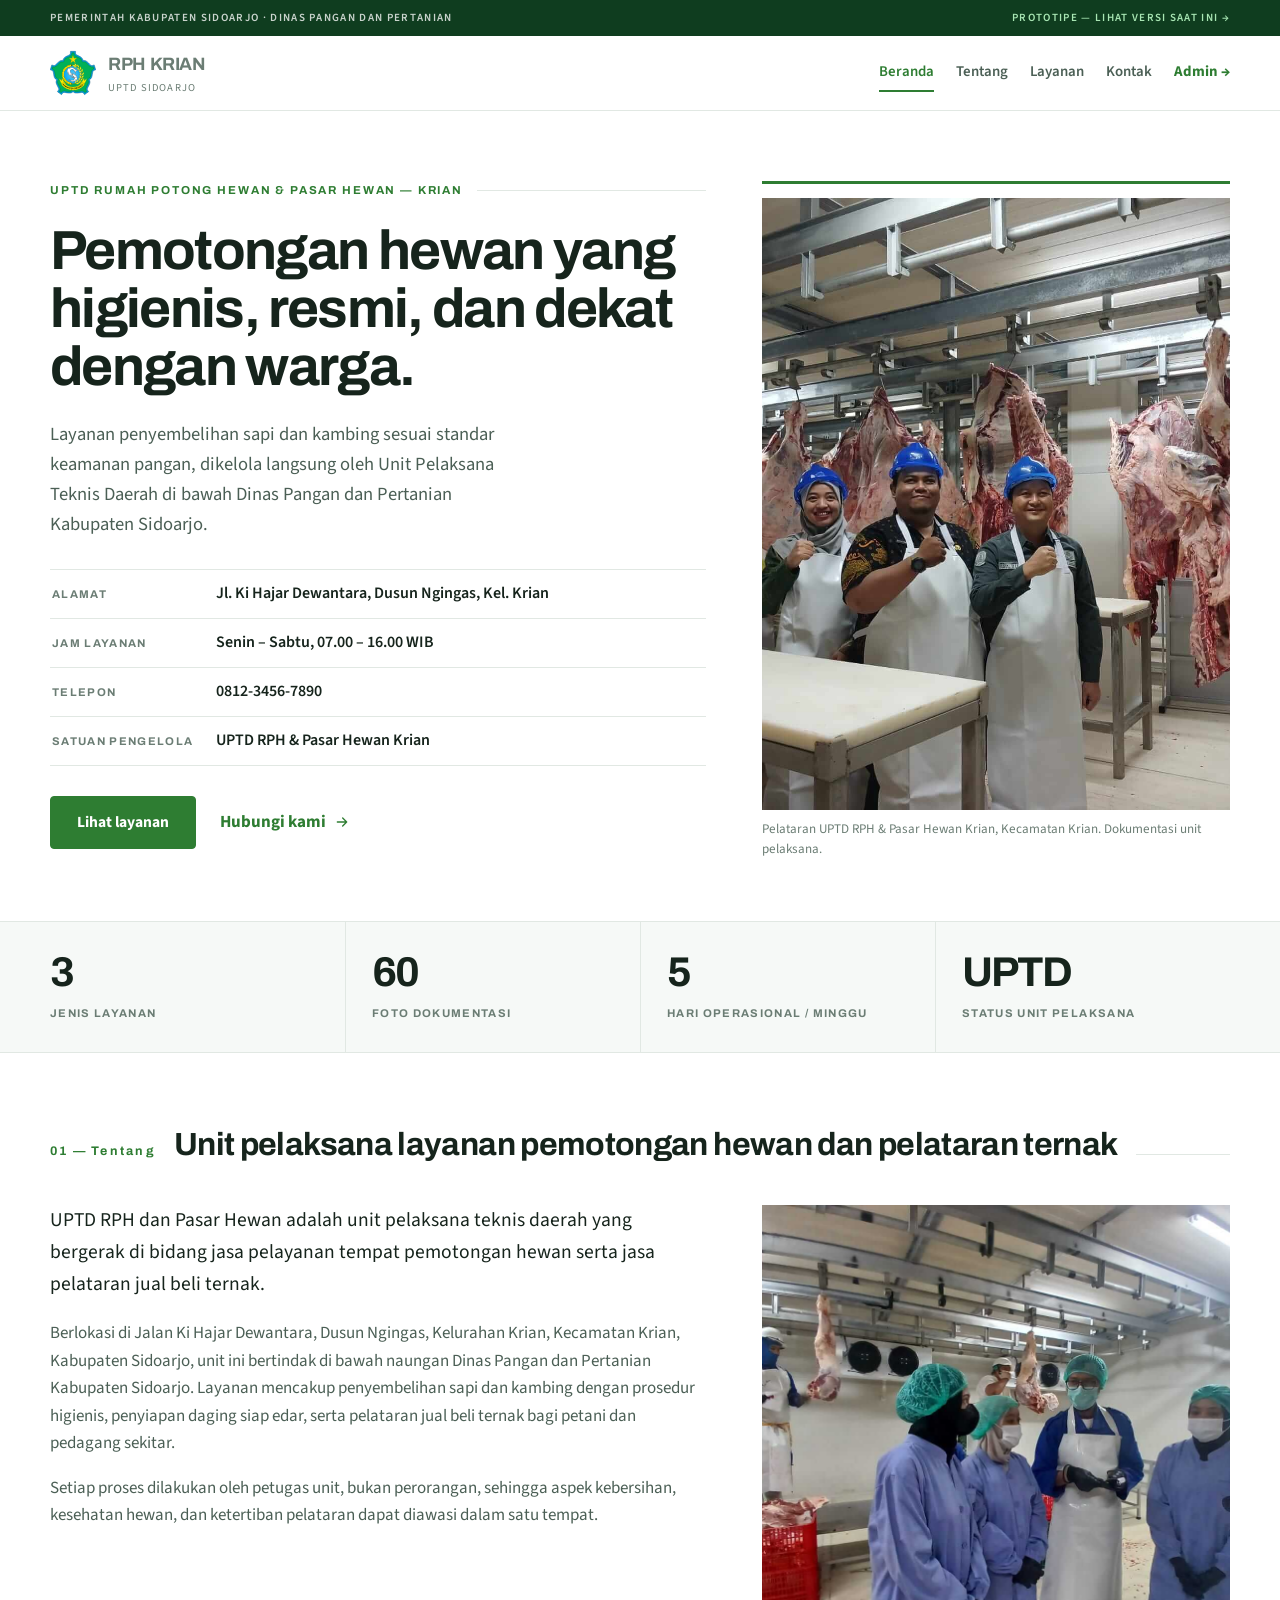
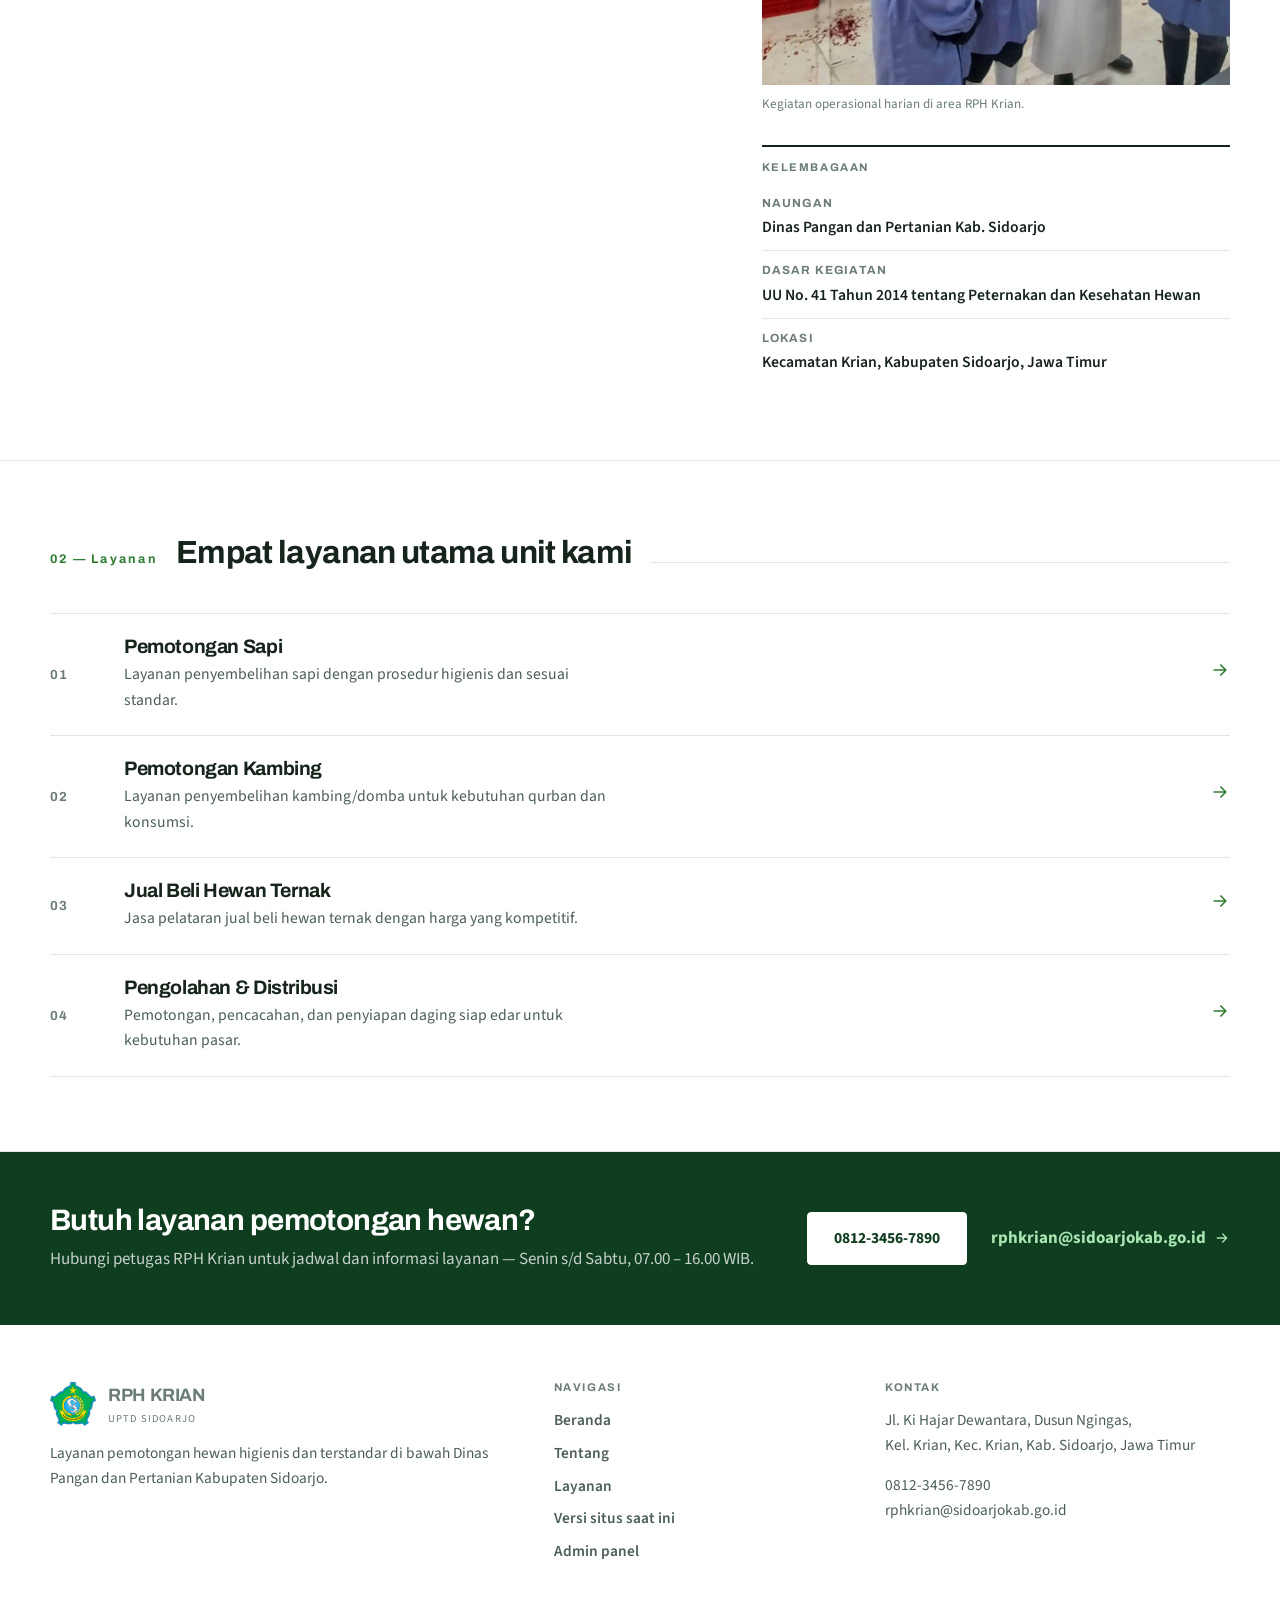
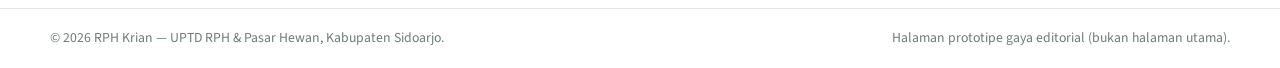
<file: preview-editorial.html>
<!DOCTYPE html>
<html lang="id">
<head>
  <meta charset="UTF-8">
  <meta name="viewport" content="width=device-width, initial-scale=1.0">
  <meta name="robots" content="noindex, nofollow">
  <meta name="description" content="Prototipe tampilan editorial untuk situs UPTD RPH & Pasar Hewan Krian.">
  <title>Prototipe Editorial — RPH Krian</title>
  <link rel="icon" href="logo-sidoarjo.svg" type="image/svg+xml">
  <link rel="preconnect" href="https://fonts.googleapis.com">
  <link rel="preconnect" href="https://fonts.gstatic.com" crossorigin>
  <link href="https://fonts.googleapis.com/css2?family=Archivo:wght@500;600;700&family=Source+Sans+3:wght@400;600;700&display=swap" rel="stylesheet">
  <style>
    /* ================================================================
       PROTOTIPE GAYA EDITORIAL — halaman pembanding, bukan halaman utama
       ================================================================ */
    :root {
      --ink: #16241c;
      --soft: #4b5f55;
      --muted: #6b7d74;
      --line: #e1e8e3;
      --paper: #f6f9f7;
      --green: #2e7d32;
      --deep: #0f3d1f;
      --f-display: "Archivo", system-ui, -apple-system, "Segoe UI", sans-serif;
      --f-body: "Source Sans 3", system-ui, -apple-system, "Segoe UI", sans-serif;
      --max: 1180px;
    }
    * { box-sizing: border-box; }
    html { scroll-behavior: smooth; scroll-padding-top: 96px; }
    body {
      margin: 0;
      font-family: var(--f-body);
      font-size: 17px;
      line-height: 1.62;
      color: var(--ink);
      background: #fff;
      -webkit-font-smoothing: antialiased;
    }
    img { display: block; max-width: 100%; }
    a { color: var(--green); }
    h1, h2, h3, h4 { font-family: var(--f-display); font-weight: 700; letter-spacing: -0.02em; line-height: 1.14; margin: 0; }
    p { margin: 0 0 1em; }
    .wrap { width: min(var(--max), 100% - 48px); margin-inline: auto; }

    /* --------------------------- masthead --------------------------- */
    .masthead { background: var(--deep); color: rgba(255, 255, 255, .78); font-size: 11px; letter-spacing: .12em; text-transform: uppercase; font-weight: 600; }
    .masthead .wrap { display: flex; justify-content: space-between; gap: 16px; padding: 9px 0; }
    .masthead a { color: #a8e6b3; text-decoration: none; }
    .masthead a:hover { text-decoration: underline; }
    .masthead .short { display: none; }

    /* ---------------------------- header ---------------------------- */
    .site-head { position: sticky; top: 0; z-index: 60; background: #fff; border-bottom: 1px solid var(--line); }
    .nav { display: flex; align-items: center; justify-content: space-between; gap: 24px; height: 74px; }
    .brand { display: flex; align-items: center; gap: 12px; text-decoration: none; color: inherit; }
    .brand img { width: 46px; height: 46px; }
    .brand b { display: block; font-family: var(--f-display); font-size: 1.12rem; letter-spacing: -0.02em; }
    .brand span { display: block; font-size: .66rem; letter-spacing: .11em; text-transform: uppercase; color: var(--muted); }
    .nav-links { display: flex; align-items: center; gap: 22px; }
    .nav-links a {
      color: var(--soft); text-decoration: none; font-weight: 600; font-size: .93rem;
      padding: 6px 0; border-bottom: 2px solid transparent;
    }
    .nav-links a:hover { color: var(--green); border-bottom-color: var(--green); }
    .nav-links a.admin { color: var(--green); font-weight: 700; }

    /* ----------------------------- hero ----------------------------- */
    .hero { border-bottom: 1px solid var(--line); }
    .hero-grid { display: grid; grid-template-columns: 7fr 5fr; gap: 56px; padding: 70px 0 62px; align-items: start; }
    .kicker {
      display: flex; align-items: center; gap: 14px; margin-bottom: 24px;
      font-family: var(--f-display); font-size: .72rem; font-weight: 700;
      letter-spacing: .16em; text-transform: uppercase; color: var(--green);
    }
    .kicker::after { content: ""; flex: 1; height: 1px; background: var(--line); }
    h1 { font-size: clamp(2.15rem, 4.3vw, 3.5rem); line-height: 1.05; letter-spacing: -0.03em; margin-bottom: 22px; }
    .deck { font-size: 1.16rem; color: var(--soft); max-width: 54ch; margin-bottom: 30px; }
    .meta { margin: 0 0 30px; border-top: 1px solid var(--line); }
    .meta .row { display: grid; grid-template-columns: 148px 1fr; gap: 16px; padding: 11px 2px; border-bottom: 1px solid var(--line); }
    .meta dt { font-family: var(--f-display); font-size: .7rem; font-weight: 700; letter-spacing: .12em; text-transform: uppercase; color: var(--muted); align-self: center; }
    .meta dd { margin: 0; font-weight: 600; font-size: 1rem; }
    .actions { display: flex; flex-wrap: wrap; align-items: center; gap: 24px; }
    .btn {
      display: inline-flex; align-items: center; gap: 9px; padding: 13px 26px; border-radius: 4px;
      background: var(--green); color: #fff; font-family: var(--f-body); font-weight: 700;
      font-size: .97rem; text-decoration: none; border: 1.5px solid var(--green); transition: .2s ease;
    }
    .btn:hover { background: var(--deep); border-color: var(--deep); }
    .btn-light { background: #fff; color: var(--deep); border-color: #fff; }
    .btn-light:hover { background: #a8e6b3; border-color: #a8e6b3; color: var(--deep); }
    .link-arrow { display: inline-flex; align-items: center; gap: 8px; font-weight: 700; text-decoration: none; color: var(--green); }
    .link-arrow svg { width: 16px; height: 16px; fill: none; stroke: currentColor; stroke-width: 2; transition: transform .2s ease; }
    .link-arrow:hover { text-decoration: underline; text-underline-offset: 4px; }
    .link-arrow:hover svg { transform: translateX(4px); }
    .hero-fig { margin: 0; padding-top: 14px; border-top: 3px solid var(--green); }
    .hero-fig img { width: 100%; aspect-ratio: 4 / 3.4; object-fit: cover; }
    figcaption { font-size: .82rem; line-height: 1.5; color: var(--muted); padding-top: 10px; }

    /* ---------------------------- facts ----------------------------- */
    .facts { background: var(--paper); border-bottom: 1px solid var(--line); }
    .facts-grid { display: grid; grid-template-columns: repeat(4, 1fr); }
    .fact { padding: 30px 26px; border-left: 1px solid var(--line); }
    .fact:first-child { border-left: 0; padding-left: 0; }
    .fact strong { display: block; font-family: var(--f-display); font-size: 2.6rem; font-weight: 700; letter-spacing: -0.04em; line-height: 1; }
    .fact span { display: block; margin-top: 10px; font-family: var(--f-display); font-size: .7rem; font-weight: 700; letter-spacing: .12em; text-transform: uppercase; color: var(--muted); }

    /* --------------------------- sections --------------------------- */
    .sec { padding: 74px 0; border-bottom: 1px solid var(--line); }
    .sec-head { display: flex; align-items: baseline; gap: 18px; margin-bottom: 42px; }
    .sec-num { font-family: var(--f-display); font-size: .78rem; font-weight: 700; letter-spacing: .18em; color: var(--green); }
    .sec-head h2 { font-size: clamp(1.45rem, 2.6vw, 2rem); }
    .sec-head::after { content: ""; flex: 1; height: 1px; background: var(--line); }
    .about-grid { display: grid; grid-template-columns: 7fr 5fr; gap: 56px; align-items: start; }
    .prose .lead { font-size: 1.22rem; color: var(--ink); margin-bottom: 20px; }
    .prose p { color: var(--soft); }
    .side-fig { margin: 0; }
    .side-fig img { width: 100%; aspect-ratio: 4 / 3; object-fit: cover; }
    .side-block { margin-top: 30px; border-top: 2px solid var(--ink); padding-top: 14px; }
    .side-block h4 { font-family: var(--f-display); font-size: .7rem; font-weight: 700; letter-spacing: .14em; text-transform: uppercase; color: var(--muted); margin-bottom: 10px; }
    .side-block .row { display: grid; grid-template-columns: 1fr; gap: 2px; padding: 10px 0; border-bottom: 1px solid var(--line); }
    .side-block .row:last-child { border-bottom: 0; }
    .side-block .row b { font-size: .74rem; letter-spacing: .1em; text-transform: uppercase; color: var(--muted); font-family: var(--f-display); }
    .side-block .row span { font-weight: 600; font-size: .98rem; }

    /* --------------------------- layanan ---------------------------- */
    .svc {
      display: grid; grid-template-columns: 54px 1fr auto; gap: 20px; align-items: center;
      padding: 22px 0; border-top: 1px solid var(--line); text-decoration: none; color: inherit;
      transition: background .18s ease, padding .18s ease;
    }
    .svc:last-of-type { border-bottom: 1px solid var(--line); }
    .svc:hover { background: var(--paper); padding-inline: 14px; }
    .svc .n { font-family: var(--f-display); font-size: .82rem; font-weight: 700; letter-spacing: .1em; color: var(--muted); }
    .svc h3 { font-size: 1.22rem; margin-bottom: 4px; }
    .svc p { margin: 0; color: var(--soft); font-size: .98rem; max-width: 62ch; }
    .svc .go { color: var(--green); }
    .svc .go svg { width: 20px; height: 20px; fill: none; stroke: currentColor; stroke-width: 2; }

    /* ----------------------------- cta ------------------------------ */
    .cta { background: var(--deep); color: #fff; }
    .cta .wrap { display: flex; flex-wrap: wrap; align-items: center; justify-content: space-between; gap: 26px; padding: 52px 0; }
    .cta h2 { font-size: clamp(1.4rem, 2.4vw, 1.85rem); color: #fff; margin-bottom: 8px; }
    .cta p { margin: 0; color: rgba(255, 255, 255, .76); }
    .cta .actions .link-arrow { color: #a8e6b3; }

    /* ---------------------------- footer ---------------------------- */
    .foot { background: #fff; }
    .foot-grid { display: grid; grid-template-columns: 1.6fr 1fr 1.2fr; gap: 44px; padding: 56px 0 44px; }
    .foot h4 { font-family: var(--f-display); font-size: .7rem; font-weight: 700; letter-spacing: .14em; text-transform: uppercase; color: var(--muted); margin-bottom: 14px; }
    .foot p { color: var(--soft); font-size: .96rem; }
    .foot nav { display: grid; gap: 8px; }
    .foot nav a { color: var(--soft); text-decoration: none; font-weight: 600; font-size: .96rem; }
    .foot nav a:hover { color: var(--green); }
    .foot .brand { margin-bottom: 14px; }
    .foot-bar { border-top: 1px solid var(--line); }
    .foot-bar .wrap { display: flex; flex-wrap: wrap; justify-content: space-between; gap: 12px; padding: 18px 0; font-size: .86rem; color: var(--muted); }
    .foot-bar a { color: var(--green); font-weight: 600; text-decoration: none; }

    /* -------------------------- responsive -------------------------- */
    @media (max-width: 980px) {
      .hero-grid, .about-grid { grid-template-columns: 1fr; gap: 40px; }
      .hero-grid { padding-top: 52px; }
      .facts-grid { grid-template-columns: repeat(2, 1fr); }
      .fact { padding: 24px 20px; }
      .fact:first-child { padding-left: 20px; }
      .fact:nth-child(odd) { border-left: 0; padding-left: 0; }
      .fact:nth-child(n + 3) { border-top: 1px solid var(--line); }
      .foot-grid { grid-template-columns: 1fr 1fr; }
      .nav-links { gap: 16px; font-size: .9rem; }
    }
    @media (max-width: 760px) {
      .nav-links a:not(.admin) { display: none; }
      .sec { padding: 56px 0; }
      .svc { grid-template-columns: 40px 1fr; }
      .svc .go { display: none; }
      .masthead .wrap { flex-direction: column; align-items: flex-start; gap: 2px; padding: 8px 0; }
      .masthead .full { display: none; }
      .masthead .short { display: inline; }
      .masthead { font-size: 10.5px; letter-spacing: .07em; }
    }
    @media (max-width: 560px) {
      .wrap { width: min(var(--max), 100% - 32px); }
      .facts-grid { grid-template-columns: 1fr; }
      .fact { border-left: 0; padding: 20px 0; }
      .fact:first-child { padding-left: 0; }
      .fact:not(:first-child) { border-top: 1px solid var(--line); }
      .meta .row { grid-template-columns: 1fr; gap: 2px; }
      .foot-grid { grid-template-columns: 1fr; gap: 32px; }
      .actions { gap: 16px; }
      .btn { width: 100%; justify-content: center; }
    }
    /* ====================== PENYEMPURNAN INTERAKSI ==================== */
    .site-head { transition: box-shadow .3s ease; }
    .site-head.stuck { box-shadow: 0 12px 28px rgba(22,36,28,.07); }

    /* masuk saat digulir — tetap tenang, tanpa efek berlebih */
    [data-rv] { opacity: 0; transform: translateY(16px); transition: opacity .68s ease, transform .68s ease; }
    [data-rv].on { opacity: 1; transform: none; }

    /* garis pemisah judul bagian yang tergambar dari kiri */
    .sec-head::after { transform: scaleX(0); transform-origin: left; transition: transform .95s cubic-bezier(.2,.7,.3,1) .12s; }
    .sec-head.on::after { transform: none; }

    .svc .go svg { transition: transform .25s ease; }
    .svc:hover .go svg { transform: translateX(6px); }
    .svc:focus-visible { background: var(--paper); }

    .fact { transition: background .25s ease, box-shadow .25s ease; }
    .fact:hover { background: #fff; box-shadow: inset 3px 0 0 var(--green); }
    .fact strong { font-variant-numeric: tabular-nums; }

    .nav-links a.on { color: var(--green); border-bottom-color: var(--green); }

    a:focus-visible, button:focus-visible { outline: 2px solid var(--green); outline-offset: 3px; }
    .btn { transition: background .2s ease, transform .2s ease; }
    .btn:hover { transform: translateY(-2px); }
    .btn:active { transform: translateY(0); }

    @media (prefers-reduced-motion: reduce) {
      html { scroll-behavior: auto; }
      * { transition: none !important; animation: none !important; }
      [data-rv] { opacity: 1 !important; transform: none !important; }
      .sec-head::after { transform: none !important; }
    }
  </style>
</head>
<body>

  <!-- ============================ MASTHEAD =========================== -->
  <div class="masthead">
    <div class="wrap">
      <span>
        <span class="full">Pemerintah Kabupaten Sidoarjo · Dinas Pangan dan Pertanian</span>
        <span class="short">Kabupaten Sidoarjo</span>
      </span>
      <a href="index.html">
        <span class="full">Prototipe — lihat versi saat ini →</span>
        <span class="short">Versi saat ini →</span>
      </a>
    </div>
  </div>

  <!-- ============================= HEADER =========================== -->
  <header class="site-head">
    <div class="wrap nav">
      <a class="brand" href="preview-editorial.html">
        <img src="logo-sidoarjo.svg" alt="Lambang Kabupaten Sidoarjo" width="46" height="46">
        <span>
          <b>RPH Krian</b>
          <span>UPTD Sidoarjo</span>
        </span>
      </a>
      <nav class="nav-links">
        <a href="#home">Beranda</a>
        <a href="#tentang">Tentang</a>
        <a href="#layanan">Layanan</a>
        <a href="#kontak">Kontak</a>
        <a href="admin.html" class="admin">Admin →</a>
      </nav>
    </div>
  </header>

  <!-- ============================== HERO ============================ -->
  <section class="hero" id="home">
    <div class="wrap hero-grid">
      <div>
        <p class="kicker" data-rv>UPTD Rumah Potong Hewan &amp; Pasar Hewan — Krian</p>
        <h1 data-rv>Pemotongan hewan yang higienis, resmi, dan dekat dengan warga.</h1>
        <p class="deck" data-rv>
          Layanan penyembelihan sapi dan kambing sesuai standar keamanan pangan,
          dikelola langsung oleh Unit Pelaksana Teknis Daerah di bawah Dinas Pangan
          dan Pertanian Kabupaten Sidoarjo.
        </p>

        <dl class="meta" data-rv>
          <div class="row"><dt>Alamat</dt><dd>Jl. Ki Hajar Dewantara, Dusun Ngingas, Kel. Krian</dd></div>
          <div class="row"><dt>Jam layanan</dt><dd>Senin – Sabtu, 07.00 – 16.00 WIB</dd></div>
          <div class="row"><dt>Telepon</dt><dd>0812-3456-7890</dd></div>
          <div class="row"><dt>Satuan pengelola</dt><dd>UPTD RPH &amp; Pasar Hewan Krian</dd></div>
        </dl>

        <div class="actions" data-rv>
          <a class="btn" href="#layanan">Lihat layanan</a>
          <a class="link-arrow" href="#kontak">
            Hubungi kami
            <svg viewBox="0 0 24 24" aria-hidden="true"><path d="M5 12h14M13 6l6 6-6 6" stroke-linecap="round" stroke-linejoin="round"/></svg>
          </a>
        </div>
      </div>

      <figure class="hero-fig" data-rv>
        <img src="galeri/1 (27).jpeg" alt="Pelataran RPH Krian" width="720" height="612">
        <figcaption>Pelataran UPTD RPH &amp; Pasar Hewan Krian, Kecamatan Krian. Dokumentasi unit pelaksana.</figcaption>
      </figure>
    </div>
  </section>

  <!-- ============================= FACTS ============================ -->
  <section class="facts" aria-label="Sorotan singkat">
    <div class="wrap facts-grid">
      <div class="fact" data-rv><strong data-to="4">4</strong><span>Jenis layanan</span></div>
      <div class="fact" data-rv><strong data-to="69">69</strong><span>Foto dokumentasi</span></div>
      <div class="fact" data-rv><strong data-to="6">6</strong><span>Hari operasional / minggu</span></div>
      <div class="fact" data-rv><strong>UPTD</strong><span>Status unit pelaksana</span></div>
    </div>
  </section>

  <!-- ============================ TENTANG =========================== -->
  <section class="sec" id="tentang">
    <div class="wrap">
      <div class="sec-head" data-rv>
        <span class="sec-num">01 — Tentang</span>
        <h2>Unit pelaksana layanan pemotongan hewan dan pelataran ternak</h2>
      </div>

      <div class="about-grid">
        <div class="prose" data-rv>
          <p class="lead">
            UPTD RPH dan Pasar Hewan adalah unit pelaksana teknis daerah yang bergerak
            di bidang jasa pelayanan tempat pemotongan hewan serta jasa pelataran jual beli ternak.
          </p>
          <p>
            Berlokasi di Jalan Ki Hajar Dewantara, Dusun Ngingas, Kelurahan Krian, Kecamatan Krian,
            Kabupaten Sidoarjo, unit ini bertindak di bawah naungan Dinas Pangan dan Pertanian
            Kabupaten Sidoarjo. Layanan mencakup penyembelihan sapi dan kambing dengan prosedur
            higienis, penyiapan daging siap edar, serta pelataran jual beli ternak bagi petani dan
            pedagang sekitar.
          </p>
          <p>
            Setiap proses dilakukan oleh petugas unit, bukan perorangan, sehingga aspek
            kebersihan, kesehatan hewan, dan ketertiban pelataran dapat diawasi dalam satu tempat.
          </p>
        </div>

        <aside data-rv>
          <figure class="side-fig">
            <img src="galeri/1 (12).jpeg" alt="Kegiatan di RPH Krian" loading="lazy" width="640" height="480">
            <figcaption>Kegiatan operasional harian di area RPH Krian.</figcaption>
          </figure>

          <div class="side-block">
            <h4>Kelembagaan</h4>
            <div class="row"><b>Naungan</b><span>Dinas Pangan dan Pertanian Kab. Sidoarjo</span></div>
            <div class="row"><b>Dasar kegiatan</b><span>UU No. 41 Tahun 2014 tentang Peternakan dan Kesehatan Hewan</span></div>
            <div class="row"><b>Lokasi</b><span>Kecamatan Krian, Kabupaten Sidoarjo, Jawa Timur</span></div>
          </div>
        </aside>
      </div>
    </div>
  </section>

  <!-- ============================ LAYANAN =========================== -->
  <section class="sec" id="layanan">
    <div class="wrap">
      <div class="sec-head" data-rv>
        <span class="sec-num">02 — Layanan</span>
        <h2>Empat layanan utama unit kami</h2>
      </div>

      <a class="svc" href="#kontak" data-rv>
        <span class="n">01</span>
        <div>
          <h3>Pemotongan Sapi</h3>
          <p>Layanan penyembelihan sapi dengan prosedur higienis dan sesuai standar.</p>
        </div>
        <span class="go"><svg viewBox="0 0 24 24" aria-hidden="true"><path d="M5 12h14M13 6l6 6-6 6" stroke-linecap="round" stroke-linejoin="round"/></svg></span>
      </a>

      <a class="svc" href="#kontak" data-rv>
        <span class="n">02</span>
        <div>
          <h3>Pemotongan Kambing</h3>
          <p>Layanan penyembelihan kambing/domba untuk kebutuhan qurban dan konsumsi.</p>
        </div>
        <span class="go"><svg viewBox="0 0 24 24" aria-hidden="true"><path d="M5 12h14M13 6l6 6-6 6" stroke-linecap="round" stroke-linejoin="round"/></svg></span>
      </a>

      <a class="svc" href="#kontak" data-rv>
        <span class="n">03</span>
        <div>
          <h3>Jual Beli Hewan Ternak</h3>
          <p>Jasa pelataran jual beli hewan ternak dengan harga yang kompetitif.</p>
        </div>
        <span class="go"><svg viewBox="0 0 24 24" aria-hidden="true"><path d="M5 12h14M13 6l6 6-6 6" stroke-linecap="round" stroke-linejoin="round"/></svg></span>
      </a>

      <a class="svc" href="#kontak" data-rv>
        <span class="n">04</span>
        <div>
          <h3>Pengolahan &amp; Distribusi</h3>
          <p>Pemotongan, pencacahan, dan penyiapan daging siap edar untuk kebutuhan pasar.</p>
        </div>
        <span class="go"><svg viewBox="0 0 24 24" aria-hidden="true"><path d="M5 12h14M13 6l6 6-6 6" stroke-linecap="round" stroke-linejoin="round"/></svg></span>
      </a>
    </div>
  </section>

  <!-- ============================== CTA ============================= -->
  <section class="cta" id="kontak">
    <div class="wrap">
      <div data-rv>
        <h2>Butuh layanan pemotongan hewan?</h2>
        <p>Hubungi petugas RPH Krian untuk jadwal dan informasi layanan — Senin s/d Sabtu, 07.00 – 16.00 WIB.</p>
      </div>
      <div class="actions" data-rv>
        <a class="btn btn-light" href="tel:081234567890">0812-3456-7890</a>
        <a class="link-arrow" href="mailto:rphkrian@sidoarjokab.go.id">
          rphkrian@sidoarjokab.go.id
          <svg viewBox="0 0 24 24" aria-hidden="true"><path d="M5 12h14M13 6l6 6-6 6" stroke-linecap="round" stroke-linejoin="round"/></svg>
        </a>
      </div>
    </div>
  </section>

  <!-- ============================= FOOTER =========================== -->
  <footer class="foot">
    <div class="wrap foot-grid">
      <div>
        <div class="brand">
          <img src="logo-sidoarjo.svg" alt="Lambang Kabupaten Sidoarjo" width="46" height="46">
          <span>
            <b>RPH Krian</b>
            <span>UPTD Sidoarjo</span>
          </span>
        </div>
        <p>Layanan pemotongan hewan higienis dan terstandar di bawah Dinas Pangan dan Pertanian Kabupaten Sidoarjo.</p>
      </div>

      <div>
        <h4>Navigasi</h4>
        <nav>
          <a href="#home">Beranda</a>
          <a href="#tentang">Tentang</a>
          <a href="#layanan">Layanan</a>
          <a href="index.html">Versi situs saat ini</a>
          <a href="admin.html">Admin panel</a>
        </nav>
      </div>

      <div>
        <h4>Kontak</h4>
        <p>Jl. Ki Hajar Dewantara, Dusun Ngingas,<br>Kel. Krian, Kec. Krian, Kab. Sidoarjo, Jawa Timur</p>
        <p>0812-3456-7890<br>rphkrian@sidoarjokab.go.id</p>
      </div>
    </div>

    <div class="foot-bar">
      <div class="wrap">
        <span>© 2026 RPH Krian — UPTD RPH &amp; Pasar Hewan, Kabupaten Sidoarjo.</span>
        <span>Halaman prototipe gaya editorial (bukan halaman utama).</span>
      </div>
    </div>
  </footer>

  <script>
    /* =================================================================
       Interaksi prototipe editorial — sederhana, mandiri, tanpa pustaka
       ================================================================= */
    (function () {
      var reduce = window.matchMedia("(prefers-reduced-motion: reduce)").matches;
      var items = Array.prototype.slice.call(document.querySelectorAll("[data-rv]"));
      var $ = function (s) { return document.querySelector(s); };

      /* jeda bertahap untuk elemen yang bersaudara dalam satu wadah */
      items.forEach(function (el) {
        var p = el.parentElement;
        if (!p) return;
        var sibs = Array.prototype.slice.call(p.children).filter(function (c) {
          return c.hasAttribute("data-rv");
        });
        if (sibs.length > 1) {
          el.style.transitionDelay = Math.min(sibs.indexOf(el) * 90, 480) + "ms";
        }
      });

      function countUp(el) {
        var to = parseInt(el.getAttribute("data-to"), 10);
        if (isNaN(to)) return;
        var start = performance.now(), dur = 1200;
        (function step(now) {
          var p = Math.min(1, (now - start) / dur);
          el.textContent = Math.round(to * (1 - Math.pow(1 - p, 3)));
          if (p < 1) requestAnimationFrame(step);
        })(start);
      }

      if (reduce || !("IntersectionObserver" in window)) {
        items.forEach(function (el) { el.classList.add("on"); });
      } else {
        var io = new IntersectionObserver(function (entries) {
          entries.forEach(function (e) {
            if (!e.isIntersecting) return;
            e.target.classList.add("on");
            var num = e.target.querySelector("[data-to]");
            if (num) countUp(num);
            io.unobserve(e.target);
          });
        }, { threshold: 0.15, rootMargin: "0px 0px -6% 0px" });
        items.forEach(function (el) { io.observe(el); });
      }

      /* bayangan tipis pada header saat halaman digulir */
      var head = $(".site-head");
      var links = Array.prototype.slice.call(document.querySelectorAll('.nav-links a[href^="#"]'));
      var secs = links.map(function (a) { return document.querySelector(a.getAttribute("href")); });
      var raf = 0;

      function tick() {
        if (head) head.classList.toggle("stuck", window.scrollY > 8);
        var y = window.scrollY + 140, cur = -1;
        secs.forEach(function (s, i) { if (s && s.offsetTop <= y) cur = i; });
        links.forEach(function (a, i) {
          if (i === cur) { a.classList.add("on"); a.setAttribute("aria-current", "true"); }
          else { a.classList.remove("on"); a.removeAttribute("aria-current"); }
        });
      }

      window.addEventListener("scroll", function () {
        if (raf) return;
        raf = requestAnimationFrame(function () { raf = 0; tick(); });
      }, { passive: true });
      tick();
    })();
  </script>
</body>
</html>
</file>
